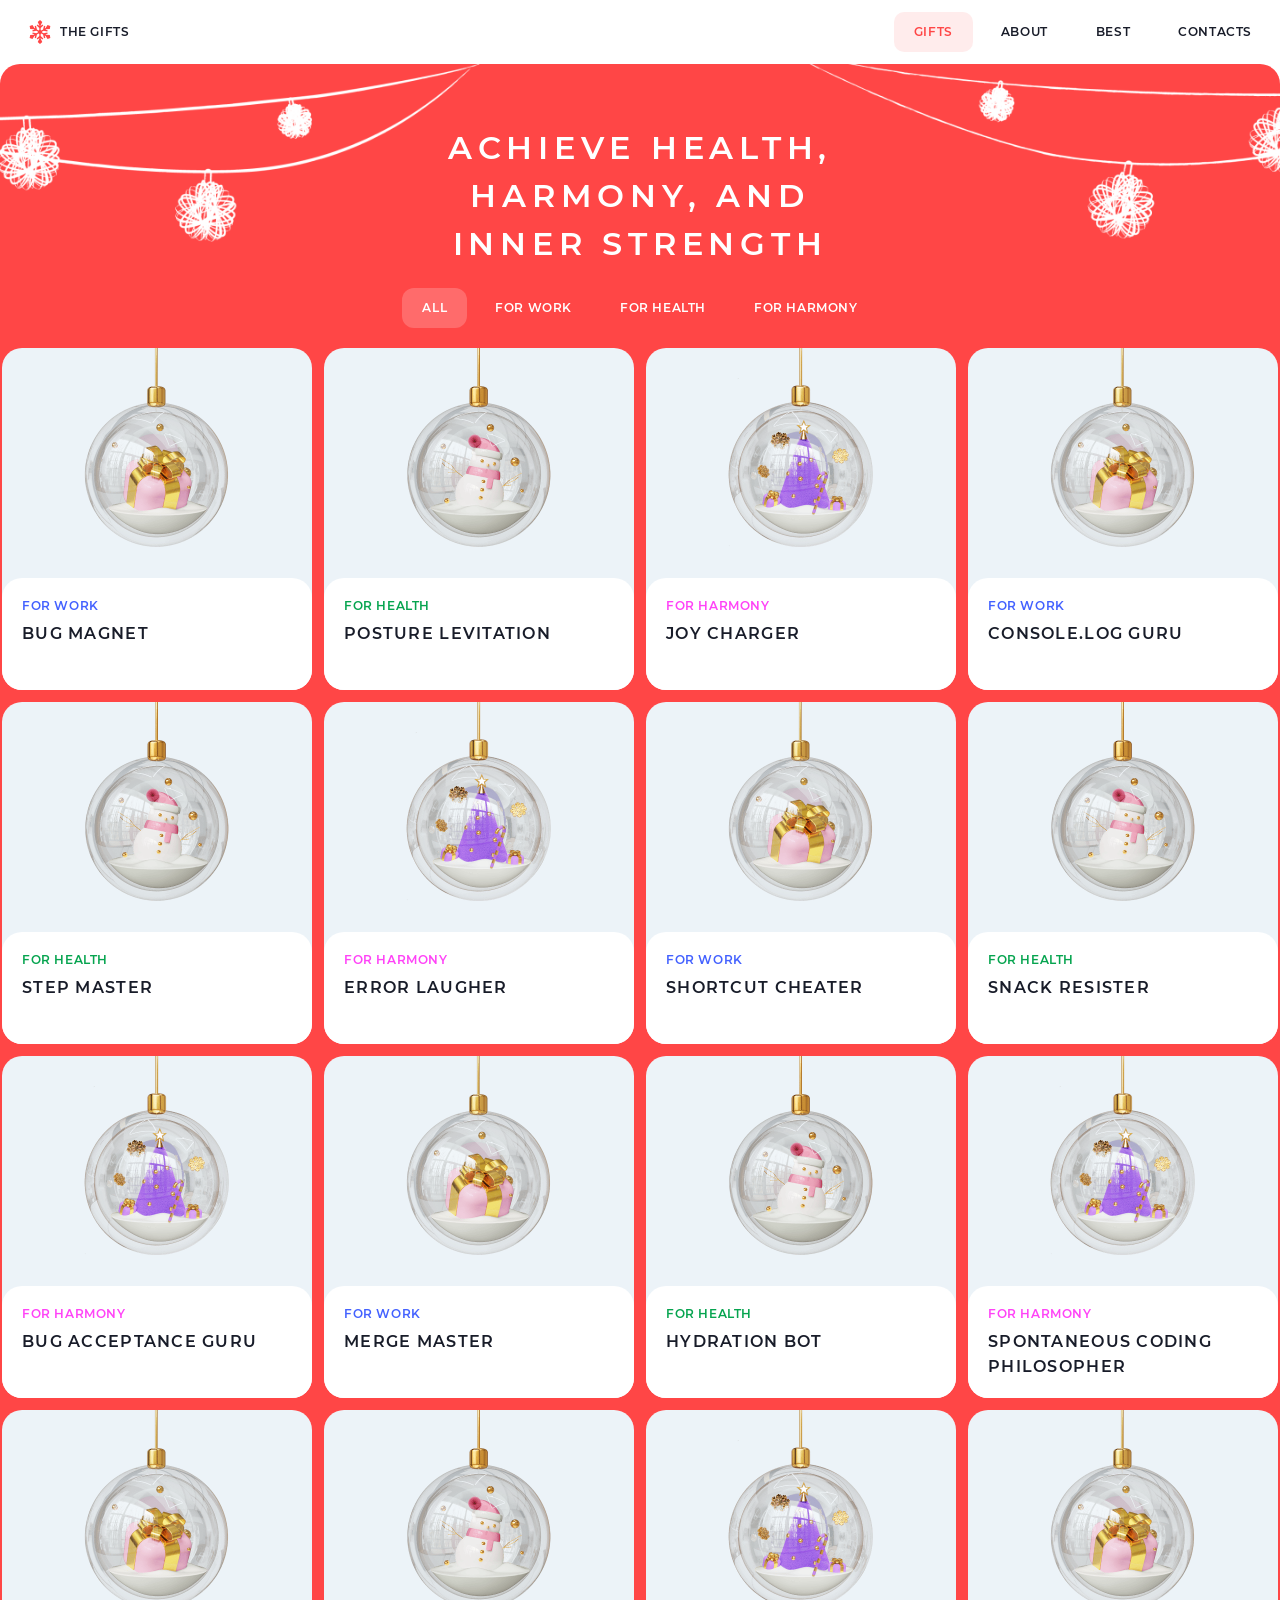
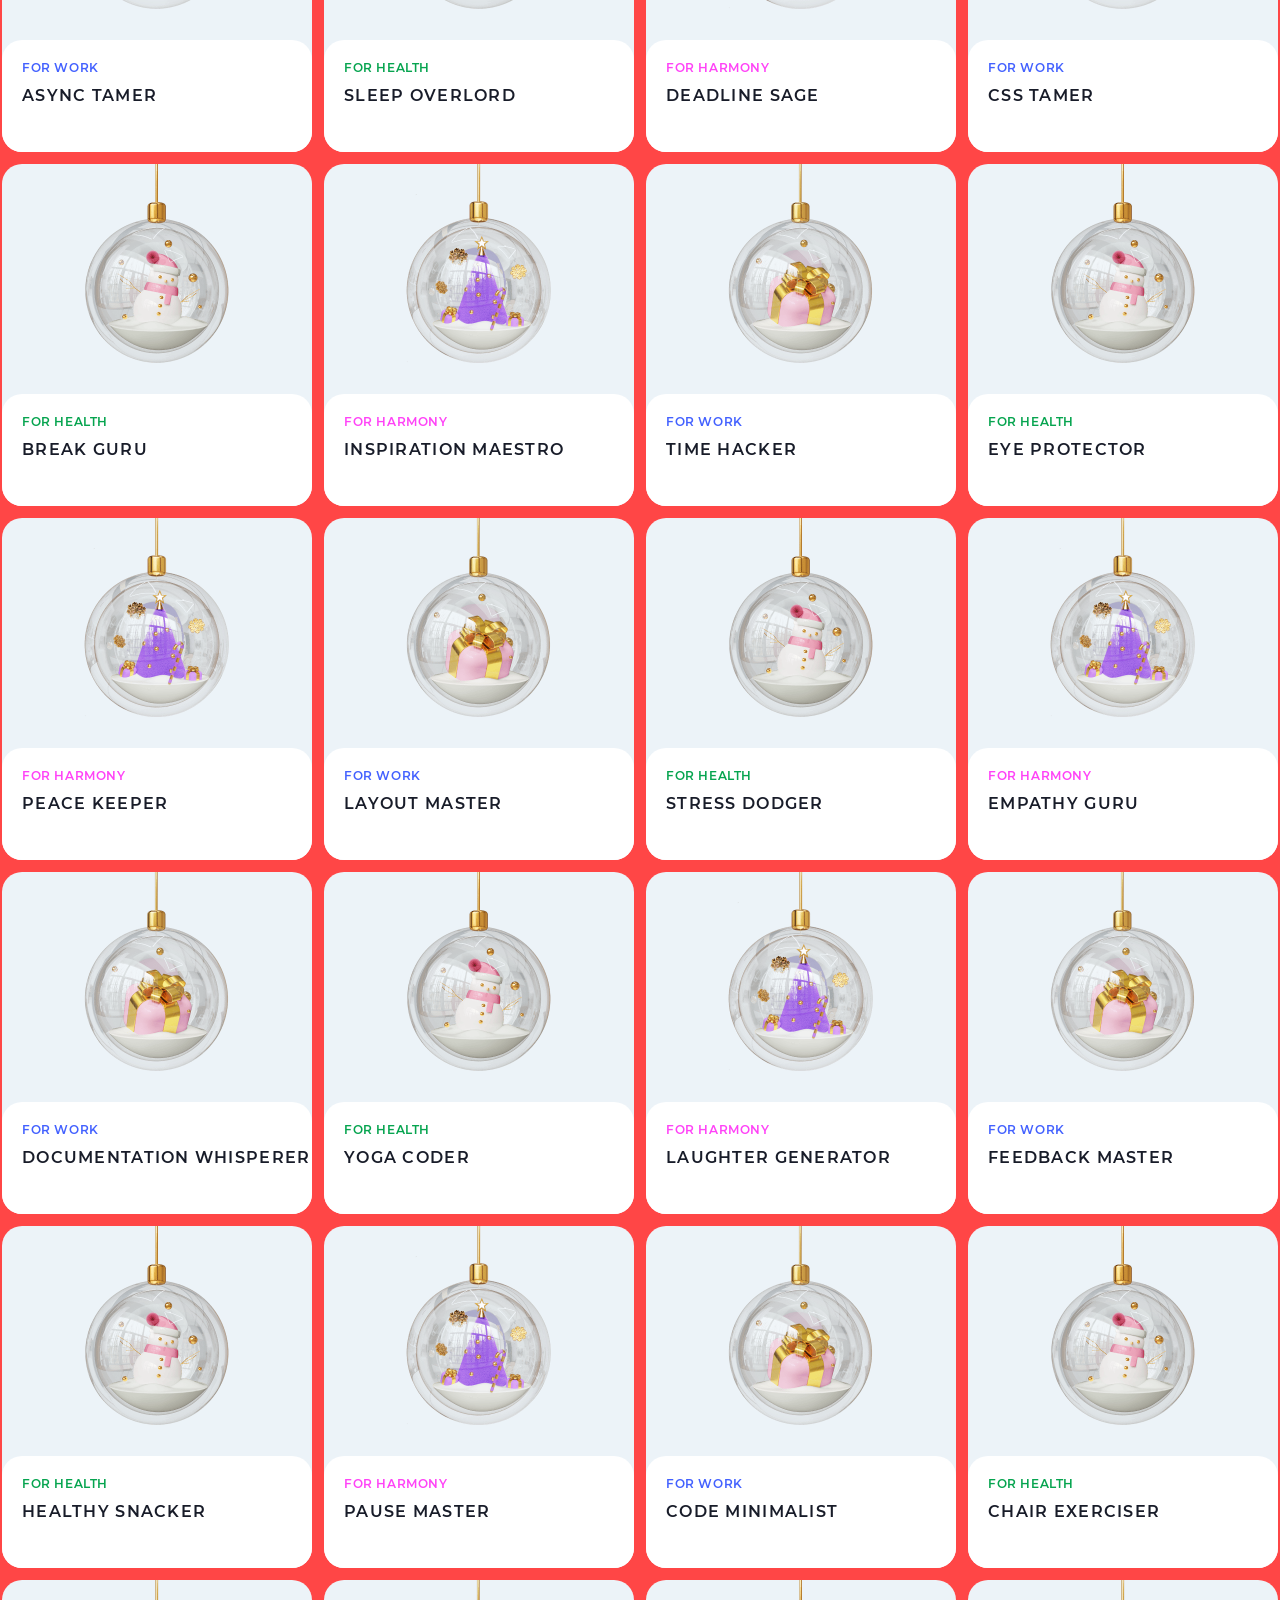
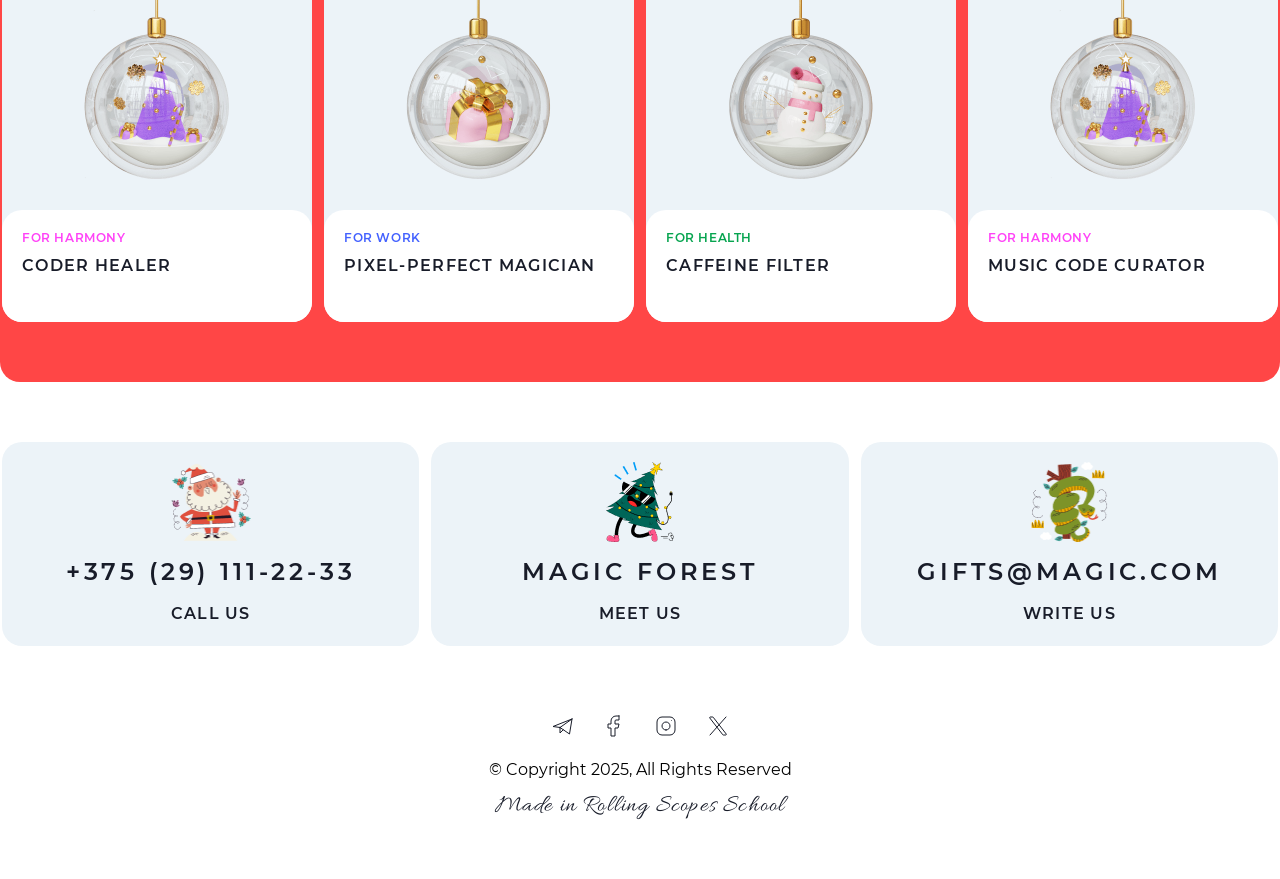
<file: gifts.html>
<!DOCTYPE html>
<html lang="en">
  <head>
    <meta charset="utf-8">
    <meta name="viewport" content="width=device-width, initial-scale=1.0">
    <link rel="icon" type="image/png" href="img/jesus.png">
    <link rel="stylesheet" href="css/main.css">
    <link rel="stylesheet" href="css/text-style.css">
    <link rel="stylesheet" href="css/gifts.css">
    <title>Gifts</title>
  </head>
  <body>
    <header id="top">
      <div class="header-content uppercase">
        <div class="header-logo">
          <svg width="22" height="24" viewBox="0 0 22 24" fill="none" xmlns="http://www.w3.org/2000/svg">
            <path d="M17.2942 14.8224L16.4727 14.3481L18.674 13.7583L18.3102 12.4006L14.7512 13.3542L13.0725 12.385C13.0957 12.26 13.1084 12.1315 13.1084 12C13.1084 11.8684 13.0957 11.7398 13.0725 11.6149L14.7512 10.6457L18.3102 11.5994L18.674 10.2416L16.4727 9.65177L17.2942 9.17747L20.8194 8.96588L21.3385 6.03095L18.5373 5.01305L16.5914 7.96016L15.7699 8.43446L16.3598 6.23317L15.002 5.86939L14.0484 9.42842L12.3688 10.3982C12.1741 10.2315 11.949 10.0997 11.7028 10.0124V8.0742L14.3082 5.46879L13.3143 4.47488L11.7028 6.08633V5.13772L13.2773 1.98876L11 0L8.72272 1.98886L10.2972 5.13782V6.08642L8.68571 4.47497L7.69179 5.46889L10.2972 8.0743V10.0125C10.051 10.0998 9.8259 10.2316 9.63122 10.3983L7.95155 9.42852L6.99793 5.86949L5.6402 6.23326L6.23004 8.43456L5.40855 7.96025L3.46271 5.01314L0.661499 6.03104L1.18059 8.96597L4.70579 9.17757L5.52728 9.65187L3.32599 10.2417L3.68981 11.5994L7.24884 10.6458L8.92747 11.615C8.90433 11.74 8.89158 11.8685 8.89158 12C8.89158 12.1316 8.90428 12.2602 8.92747 12.3851L7.24884 13.3543L3.68981 12.4006L3.32599 13.7584L5.52728 14.3482L4.70579 14.8225L1.18059 15.034L0.661499 17.969L3.46276 18.9869L5.4086 16.0397L6.23014 15.5654L5.64029 17.7667L6.99803 18.1306L7.95165 14.5715L9.63131 13.6018C9.82599 13.7684 10.0511 13.9003 10.2972 13.9875V15.9258L7.69189 18.5311L8.6858 19.525L10.2973 17.9135V18.8621L8.72282 22.0111L11.0001 24L13.2774 22.0111L11.7029 18.8621V17.9135L13.3144 19.525L14.3083 18.5311L11.703 15.9258V13.9875C11.9491 13.9003 12.1742 13.7684 12.3689 13.6018L14.0486 14.5715L15.0022 18.1306L16.3599 17.7667L15.7701 15.5654L16.5916 16.0397L18.5375 18.9869L21.3387 17.969L20.8196 15.034L17.2942 14.8224Z" fill="#FF4646"/>
          </svg>            
          <a class="action-small black header-logo-texy" href="index.html">THE GIFTS</a>
        </div>
        <nav class="action-small">
          <a class="nav-menu-inactive">GIFTS</a>
          <a class="nav-menu" href="index.html#about">ABOUT</a>
          <a class="nav-menu" href="index.html#bestgifts">BEST</a>
          <a class="nav-menu" href="#contacts">CONTACTS</a>
          <div class="burger">
            <div class="burgerr" id="burgerr">
              <div class="burger-item item1" id="item1"></div>
              <div class="burger-item item2" id="item2"></div>
            </div>
            <div class="burger-menu burger-menu-right" id="burger-menu">
              <a class="action-large black" href="#top">GIFTS</a>
              <a class="action-large black" href="index.html#about">ABOUT</a>
              <a class="action-large black" href="index.html#bestgifts">BEST</a>
              <a class="action-large black" href="#contacts">CONTACTS</a>
            </div>
          </div>
        </nav>
      </div>
    </header>
    <main>
      <a class="up-button up-button-hiden" href="#top">
        <svg width="24" height="24" viewBox="0 0 24 24" fill="none" xmlns="http://www.w3.org/2000/svg">
          <path d="M12 5V19" stroke="#FF4646" stroke-linecap="round" stroke-linejoin="round"/>
          <path d="M18 11L12 5" stroke="#FF4646" stroke-linecap="round" stroke-linejoin="round"/>
          <path d="M6 11L12 5" stroke="#FF4646" stroke-linecap="round" stroke-linejoin="round"/>
        </svg>          
      </a>
      <section class="bestgifts2">
        <h1 class="header1 uppercase white gifts-h1-substyle">Achieve health, harmony, and inner strength</h1>
        <div class="gifts-tabs action-small white uppercase">
          <div class="gifts-tabs-item item-active" id="tab-all">all</div>
          <div class="gifts-tabs-item item-inactive" id="tab-work">For work</div>
          <div class="gifts-tabs-item item-inactive" id="tab-health">For health</div>
          <div class="gifts-tabs-item item-inactive" id="tab-harmony">For harmony</div>
        </div>
        <div class="gifts-cardholder uppercase" id="cardholder"></div>
      </section>
    </main>
    <footer id="contacts">
      <div class="footer-placer black uppercase">
        <a class="footer-cards black-hover" href="tel:+375291112233">
          <img class="footer-img" src="img/footer_santa_claus.png" alt="Santa Claus">
          <p class="action-large footer-cards-placer">+375 (29) 111-22-33</p>
          <p class="header3">Call Us</p>
        </a>
        <a class="footer-cards black-hover" href="https://maps.app.goo.gl/B6gyeWVirEapjMyS7" target="_blank">
          <img class="footer-img" src="img/footer_christmas_tree.png" alt="Christmas tree">
          <p class="action-large footer-cards-placer">Magic forest</p>
          <p class="header3">meet us</p>
        </a>
        <a class="footer-cards black-hover" href="mailto:gifts@magic.com">
          <img class="footer-img" src="img/footer_snake.png" alt="Holyday snake">
          <p class="action-large footer-cards-placer">gifts@magic.com</p>
          <p class="header3">write us</p>
        </a>
      </div>
      <div class="footer-social">
        <a class="footer-social-icons">
          <svg width="21" height="17" viewBox="0 0 21 17" fill="none" xmlns="http://www.w3.org/2000/svg">
            <path d="M20 1L1 8.5L8 9.5M20 1L17.5 16L8 9.5M20 1L8 9.5M8 9.5V15L11.2488 11.7229" stroke="#181C29" stroke-width="1.5" stroke-linecap="round" stroke-linejoin="round"/>
          </svg>            
        </a>
        <a class="footer-social-icons">
          <svg width="24" height="24" viewBox="0 0 24 24" fill="none" xmlns="http://www.w3.org/2000/svg">
            <path d="M17 2H14C12.6739 2 11.4021 2.52678 10.4645 3.46447C9.52678 4.40215 9 5.67392 9 7V10H6V14H9V22H13V14H16L17 10H13V7C13 6.73478 13.1054 6.48043 13.2929 6.29289C13.4804 6.10536 13.7348 6 14 6H17V2Z" stroke="#181C29" stroke-width="1.5" stroke-linecap="round" stroke-linejoin="round"/>
          </svg>            
        </a>
        <a class="footer-social-icons">
          <svg width="24" height="24" viewBox="0 0 24 24" fill="none" xmlns="http://www.w3.org/2000/svg">
            <path d="M12 16C14.2091 16 16 14.2091 16 12C16 9.79086 14.2091 8 12 8C9.79086 8 8 9.79086 8 12C8 14.2091 9.79086 16 12 16Z" stroke="#181C29" stroke-width="1.5" stroke-linecap="round" stroke-linejoin="round"/>
            <path d="M3 16V8C3 5.23858 5.23858 3 8 3H16C18.7614 3 21 5.23858 21 8V16C21 18.7614 18.7614 21 16 21H8C5.23858 21 3 18.7614 3 16Z" stroke="#181C29" stroke-width="1.5"/>
            <path d="M17.5 6.51L17.51 6.49889" stroke="#181C29" stroke-width="1.5" stroke-linecap="round" stroke-linejoin="round"/>
          </svg>            
        </a>
        <a class="footer-social-icons">
          <svg width="24" height="24" viewBox="0 0 24 24" fill="none" xmlns="http://www.w3.org/2000/svg">
            <path d="M16.8198 20.7684L3.75317 3.96836C3.44664 3.57425 3.72749 3 4.22678 3H6.70655C6.8917 3 7.06649 3.08548 7.18016 3.23164L20.2468 20.0316C20.5534 20.4258 20.2725 21 19.7732 21H17.2935C17.1083 21 16.9335 20.9145 16.8198 20.7684Z" stroke="#181C29" stroke-width="1.5"/>
            <path d="M20 3L4 21" stroke="#181C29" stroke-width="1.5" stroke-linecap="round"/>
          </svg>            
        </a>
      </div>
      <p class="paragraph">© Copyright 2025, All Rights Reserved</p>
      <a class="caption footer-text-placer black-hover" href="https://rs.school/" target="_blank">Made in Rolling Scopes School</a>
    </footer>
    <div class="modal-div hiden" id="modal"></div>
    <script src="js/burger.js"></script>
    <script src="js/gifts.js" type="module"></script>
    <script src="js/modal.js" type="module"></script>
  </body>
</html>
</file>
<file: css/main.css>
html {
  scroll-behavior: smooth;
}
body {
  background-color: #ffffff;
  max-width: 1440px;
  margin: 0 auto;
}
.body-fix {
  overflow: hidden;
  height: 100vh;
}
p {
  margin: 0;
}
a {
  color: none;
  text-decoration: none;
}
a:visited {
  color: none;
  text-decoration: none;
}
.a-button {
  max-width: 235px;
  background-color: #181C29;
  color: #ffffff;
  padding: 20px 32px;
  cursor: pointer;
  border-radius: 20px;
  transition-property: background-color, color;
  transition-duration: 0.5s;
}
.black-hover {
  color: #181C29;
  cursor: pointer;
  transition-property: color;
  transition-duration: 0.6s;
}
svg {
  flex-shrink: 0;
}
svg path {
  stroke:inherit;
  stroke-width:inherit;
}
/* - - - - - - - - hover for desktop - - - - - - - */
@media (hover: hover) {
  .body-fix { /* shift without scrollbar */
    overflow: hidden;
    height: 100vh;
    padding-right: 14px;
  }
  .nav-menu:hover {
    color: #FF4646;
    background-color: #FF46461A;
  }
  .a-button:hover {
    background-color: #ffffff;
    color: #181C29;
  }
  .black-hover:hover {
    color: #FF4646;
  }
  .footer-social-icons svg:hover {
    stroke: #FF4646;
  }
  .footer-social-icons:hover {
    stroke: #FF4646;
  }
  .active:hover {
    stroke: #FF4646;
    background-color: #FFFFFF;
  }
}
/* - - - - - - - - header - - - - - - - - */
header {
  width: 100%;
  background-color: #ffffff;
  margin-top: -0.5px;
  overflow-x: clip;
  overflow-y: visible;
}
.header-content {
  max-width: 1276px;
  width: calc(100% - 16px);
  display: flex;
  justify-content: space-between;
  margin: 0 auto;
  color: #181C29;
}
.header-logo {
  cursor: pointer;
  display: flex;
  align-items: center;
  padding: 8px 21px;
}
.header-logo-texy {
  margin-left: 9px;
}
nav {
  display: flex;
  align-items: center;
  margin: 12px 0px;
}
.nav-menu {
  margin-left: 8px;
  padding: 12.5px 20px;
  border-radius: 10px;
  cursor: pointer;
  color: #181C29;
  transition-property: color, background-color;
  transition-duration: 0.7s;
}
/* burger */
.burger {
  position: relative;
  display: none;
  width: 40px;
  height: 40px;
  stroke: #181C29;
}
.burgerr {
  height: 100%;
  width: 100%;
}
.burger-item {
  width: 20px;
  height: 0px;
  border-bottom: 1px solid black;
  transition: all 1s;
  left: 10px;
}
.item1 {
  position: absolute;
  top: 15px;
}
.item2 {
  position: absolute;
  top: 23px;
}
.item1-r {
  transform: rotate(225deg);
  position: absolute;
  top: 19.5px;
}
.item2-r {
  transform: rotate(315deg);
  position: absolute;
  top: 19.5px;
}
.burger-menu {
  position: absolute;
  right: -8px;
  top: 51px;
  z-index: 100;
  width: 100vw;
  height: calc(100vh - 62px);
  background-color: #FFFFFF;
  display: flex;
  flex-direction: column;
  justify-content: center;
  align-items: center;
  gap: 8px;
  transition: all 1s;
}
.burger-menu-right {
  right: -800px;
}
.nav-menu-burger {
  color: #181C29;
}
@media (max-width: 768px) {
  .nav-menu {
    display: none;
  }
  .burger {
    display: flex;
  }
}
/* - - - - - - - - hero - - - - - - - - */
.hero {
  background:  url(../img/bg-ball.png)  no-repeat center, url(../img/hero_bubles.png) no-repeat center;
  background-size: cover;
  display: flex;
  border-top-left-radius: 20px;
  border-top-right-radius: 20px;
  background-color: #FF4646;
}
.hero-content {
  margin: 60px auto;
  padding: 60px 0;
  display: flex;
  flex-direction: column;
  align-items: center;
  text-align: center;
}
.hero-text-2 {
  margin: 12px 0;
}
.hero-button-place {
  margin-bottom: 12px;
}
/* - - - - - - - - about - - - - - - - - */
.about {
  background: url(../img/hero_bubles.png) no-repeat center;
  background-size: cover;
  background-color: #FF4646;
  display: flex;
}
.about-content {
  max-width: 1276px;
  width: calc(100% - 16px);
  margin: 60px auto;
  display: flex;
  background-color: #ffffff;
  border-radius: 20px;
}
.about-content-div {
  width: 50%;
  max-height: 528px;
  overflow: hidden;
  border-radius: 20px;
  display: flex;
  align-items: center;
}
.about-content-div-text {
  max-width: 426px;
  margin-left: 60px;
}
.about-content-div-text-h2 {
  margin: 20px 0;
}
.santa {
  width: 638px;
  align-self: center;
}
@media (max-width: 1200px) {
  .about-content {
    margin: 60px 8px;
  }
  .about-content-div-text {
    margin-right: 60px;
  }
  .about-content-div {
    justify-content: center;
  }
}
@media (max-width: 760px) {
  .about-content {
    flex-direction: column;
    margin: 61px 8px 60px;
  }
  .about-content-div {
    width: 100%;
    padding: 0;
  }
  .about-content-div-text {
    width: calc(100% - 40px);
    margin: 60px 0;
  }
}
/* - - - - - - - - slider - - - - - - - - */
.slider {
  background: url(../img/hero_bubles.png) no-repeat center;
  background-size: cover;
  background-color: #FF4646;
  padding: 60px 0;
  overflow: hidden;
}
.slider-content {
  max-width:  1276px;
  margin: 0px auto;
  display: flex;
  flex-direction: column;
}
.slider-text {
  text-align: center;
  margin-bottom: 12px;
}
.slider-start {
  position: relative;
  height: 200px;
  margin: 8px 0 20px 0;
}
.slider-row {
  position: absolute;
  display: flex;
  flex-direction: row;
  gap: 20px; /* rework margin in gap */
  align-items: center;
  transition: all 1s;
}
.slider-in-text {
  font-family: Montserrat;
  font-size: 80px;
  font-weight: 600;
  line-height: 97.52px;
  text-align: center;
  text-underline-position: from-font;
  text-decoration-skip-ink: none;
}
.slider-img {
  height: 200px;
  border-radius: 20px;
}
.slider-buttons {
  display: flex;
  justify-content: flex-end;
}
.slider-button {
  height: 56px;
  width: 56px;
  border-radius: 20px;
  margin-left: 20px;
  background-color: transparent;
}
.inactive {
  stroke: #FFFFFF66;
  border: 1px solid #FFFFFF66;
}
.active {
  background-color: #FF4646;
  border: 1px solid #FFFFFF;
  cursor: pointer;
  stroke: #FFFFFF;
}
@media (max-width: 1300px) {
  .slider-content {
    width: calc(100% - 16px);
  }
}
/* - - - - - - - - BEST GIFTS - - - - - - - - */
.bestgifts {
  background: url(../img/hero_bubles.png) no-repeat center;
  background-size: cover;
  background-color: #FF4646;
  padding: 60px 0;
}
.bestgifts-content {
  max-width: 1276px;
  margin: 0  auto;
}
.bestgifts-text {
  text-align: center;
  margin-bottom: 12px;
}
.bestgifts-cardholder {
  margin-top: 19px;
  gap: 12px;
  display: flex;
  flex-wrap: wrap;
  justify-content: center;
}
.bestgifts-card {
  background-color: #ECF3F8;
  border-radius: 20px;
  width: 310px;
  height: 342px; /* temp size */
  display: flex;
  flex-direction: column;
  cursor: pointer;
}
.bestgifts-card-img {
  height: 230px;
  width: 310px;
  align-self: center;
}
.bestgifts-card-bottom {
  background-color: #FFFFFF;
  border-radius: 20px;
  min-height: 112px;
  padding-left: 20px;
}
.bestgifts-card-title {
  margin: 20px 0 9px;
}
@media (max-width: 1280px) {
  .bestgifts-content {
    max-width: 950px;
  }
}
/* - - - - - - - - Modal - - - - - - - - */
.modal-div {
  height: 100vh;
  width: 100vw;
  padding-bottom: 5vh;
  background-color: #181C29CC;
  position: fixed;
  left: 0;
  top: 0;
  display: flex;
  justify-content: center;
  align-items: center;
}
.bestgifts-card-modal {
  position: relative;
  background-color: #ECF3F8;
  border-radius: 20px;
  max-width: 400px;
  min-height: 342px;
  display: flex;
  flex-direction: column;
}
.modal-close {
  position: absolute;
  cursor: pointer;
  top: 12px;
  right: 12px;
  height: 40px;
  width: 40px;
}
.modal-didiscription {
  margin: 8px 20px 0 0;
}
.superpowers-full {
  margin: 20px 20px 20px 0;
  display: flex;
  flex-direction: column;
}
.superpowers-grid {
  margin-top: 8px;
  display: flex;
  flex-direction: column;
}
.superpowers-row {
  width: 100%;
  display: flex;
  justify-content: end;
  align-items: center;
  gap: 12px;
}
.superpowers-row-item1 {
  flex-grow: 1;
}
.superpowers-row-item2 {
  width: 40px;
}
.superpowers-row-item3 {
  width: 112px;
  display: flex;
  justify-content: start;
  gap: 8px;
}
/* - - - - - - - - CTA - - - - - - - - */
.cta {
  background: url(../img/hero_bubles.png) no-repeat center, url(../img/bg-forest.png) no-repeat center;
  background-size: cover, cover;
  background-color: #FF4646;
  padding: 180px 0;
  border-bottom-left-radius: 20px;
  border-bottom-right-radius: 20px;
}
.cta-content {
  max-width: 426px;
  margin: 0 auto;
  text-align: center;
  display: flex;
  flex-direction: column;
  align-items: center;
}
.cta-button-place {
  margin: 19px 0 20px;
}
.timer {
  margin-top: 8px;
  padding: 8px 12px 12px;
  background-color: #FFFFFF66;
  border-radius: 20px;
  display: flex;
}
.timer-block {
  width: 80px;
  height: 52px;
  text-align: center;
}
.timer-num {
  position: relative;
}
.timer-num::after { /* рысочки сделаны псевдоэлементом, не забудь! */
  content: "";
  height: 20px;
  border-right: 1px solid #ffffff66;
  position: absolute;
  right: 0;
  bottom: 0;
}
/* - - - - - - - - footer - - - - - - - - */
footer {
  background-color: #FFFFFF;
  padding: 60px 0;
  display: flex;
  flex-direction: column;
  align-items: center;
}
.footer-placer {
  max-width: 1276px;
  margin-bottom: 60px;
  display: flex;
  gap: 12px;
}
.footer-cards {
  width: 418px;
  background-color:#ECF3F8;
  border-radius: 20px;
  padding: 20px;
  display: flex;
  flex-direction: column;
  align-items: center;
}
.footer-img {
  height: 80px;
  width: 80px;
}
.footer-cards-placer {
  margin: 12px 0;
}
.footer-social {
  margin-bottom: 12px;
  display: flex;
  gap: 12px;
}
.footer-social-icons {
  width: 24px;
  height: 24px;
  padding: 8px;
  cursor: pointer;
  display: flex;
  align-items: center;
  justify-content: center;
  stroke: #181C29;
  fill: #181C29;
}
.footer-text-placer {
  margin-top: 12px;
}
@media (max-width: 1275px) {
  .footer-placer {
    width: calc(100vw - 16px);
    flex-direction: column;
  }
  .footer-cards {
    width: 100%;
    padding: 20px 0;
  }
}
@media (max-width: 760px) {
  .footer-cards {
    width: 100%;
    padding: 20px 0 19px;
  }
}
/* important */
.hiden {
  display: none;
}
</file>
<file: css/text-style.css>
@font-face {
  font-family: Allura;
  src: url(../fonts/Allura-Regular.ttf);
}
@font-face {
  font-family: Montserrat;
  font-style: normal;
  font-weight: 400;
  src: url(../fonts/Montserrat-Regular.ttf);
}
@font-face {
  font-family: Montserrat;
  font-style: normal;
  font-weight: 600;
  src: url(../fonts/Montserrat-SemiBold.ttf);
}
/* - - - - - - - - text styles - - - - - - - - */
.uppercase {
  text-transform: uppercase;
}
.white {
  color: #ffffff;
}
.black {
  color: #181C29;
}
.red {
  color: #ff4646;
}
.blue {
  color: #4361FF;
}
.green {
  color: #06A44F;
}
.pink {
  color: #FF43F7;
}
.caption {
  font-family: Allura;
  font-size: 24px;
  font-weight: 400;
  line-height: 24px;
  letter-spacing: 0.05em;
  text-underline-position: from-font;
  text-decoration-skip-ink: none;
}
.header1 {
  font-family: Montserrat;
  font-size: 32px;
  font-weight: 600;
  line-height: 48px;
  letter-spacing: 0.18em;
  text-underline-position: from-font;
  text-decoration-skip-ink: none;
}
.header2 {
  font-family: Montserrat;
  font-size: 24px;
  font-weight: 600;
  line-height: 36.48px;
  letter-spacing: 0.16em;
  text-underline-position: from-font;
  text-decoration-skip-ink: none;
}
.header3 {
  font-family: Montserrat;
  font-size: 16px;
  font-weight: 600;
  line-height: 24.32px;
  letter-spacing: 0.08em;
  text-underline-position: from-font;
  text-decoration-skip-ink: none;
}
.header4 {
  font-family: Montserrat;
  font-size: 12px;
  font-weight: 600;
  line-height: 15.6px;
  letter-spacing: 0.05em;
  text-underline-position: from-font;
  text-decoration-skip-ink: none;
}
.paragraph {
  font-family: Montserrat;
  font-size: 16px;
  font-weight: 400;
  line-height: 23.68px;
  text-align: left;
  text-underline-position: from-font;
  text-decoration-skip-ink: none;
}
.action-small {
  font-family: Montserrat;
  font-size: 12px;
  font-weight: 600;
  line-height: 15.6px;
  letter-spacing: 0.05em;
  text-underline-position: from-font;
  text-decoration-skip-ink: none;
}
.action-large {
  font-family: Montserrat;
  font-size: 24px;
  font-weight: 600;
  line-height: 36.48px;
  letter-spacing: 0.16em;
  text-underline-position: from-font;
  text-decoration-skip-ink: none;
}
</file>
<file: css/gifts.css>
.up-button {
  width: 56px;
  height: 56px;
  border: 1px solid #FF4646;
  border-radius: 100px;
  background-color: #FFFFFF;
  position: fixed;
  right: 2px;
  bottom: 2px;
  stroke: #FF4646;
  display: none;
  justify-content: center;
  align-items: center;
  transition: all 0.8s;
}
.up-button-hiden {
  bottom: -82px;
}
@media (max-width: 768px) { 
  .up-button {display: flex;}
}
/* - - - header - - - */
.nav-menu-inactive {
  margin-left: 8px;
  padding: 12.5px 20px;
  border-radius: 10px;
  color: #FF4646;
  background-color: #FF46461A;
}
/* - - - */
.bestgifts2 {
  padding: 60px 0;
  background: url(../img/page2_bg.png) no-repeat;
  background-size: 100% auto;
  background-color: #FF4646;
  border-radius: 20px;
  display: flex;
  flex-direction: column;
  align-items: center;
  min-height: 500px;
}
.gifts-h1-substyle {
  width: 426px;
  text-align: center;
  margin: 0 auto;
}
.gifts-cardholder {
  max-width: 1276px;
  display: flex;
  flex-wrap: wrap;
  justify-content: center;
  gap: 12px;
}
.gifts-tabs {
  margin: 20px auto 20px;
  display: flex;
  gap: 8px;
}
.gifts-tabs-item {
  border-radius: 12px;
  padding: 12px 20px;
  cursor: pointer;
}
.item-active {
  background-color: #FFFFFF33;
}
.item-inactive {
  transition-property: background-color;
  transition-duration: 1s;
}
@media (hover: hover) {
  .item-inactive:hover {
    background-color: #FFFFFF33;
  }
}
/* media */
@media (max-width: 768px) {
  .nav-menu-inactive {
    display: none;
  }
  .gifts-tabs {
    margin: 20px auto 21px;
  }
}
@media (max-width: 500px) {
  .bestgifts2 {
    padding: 60px 8px;
  }
  .gifts-h1-substyle {
    width: 364px;
  }
  .gifts-tabs {
    gap: 0;
  }
  .gifts-tabs-item {
    padding: 12px 8px;
  }
}
</file>
